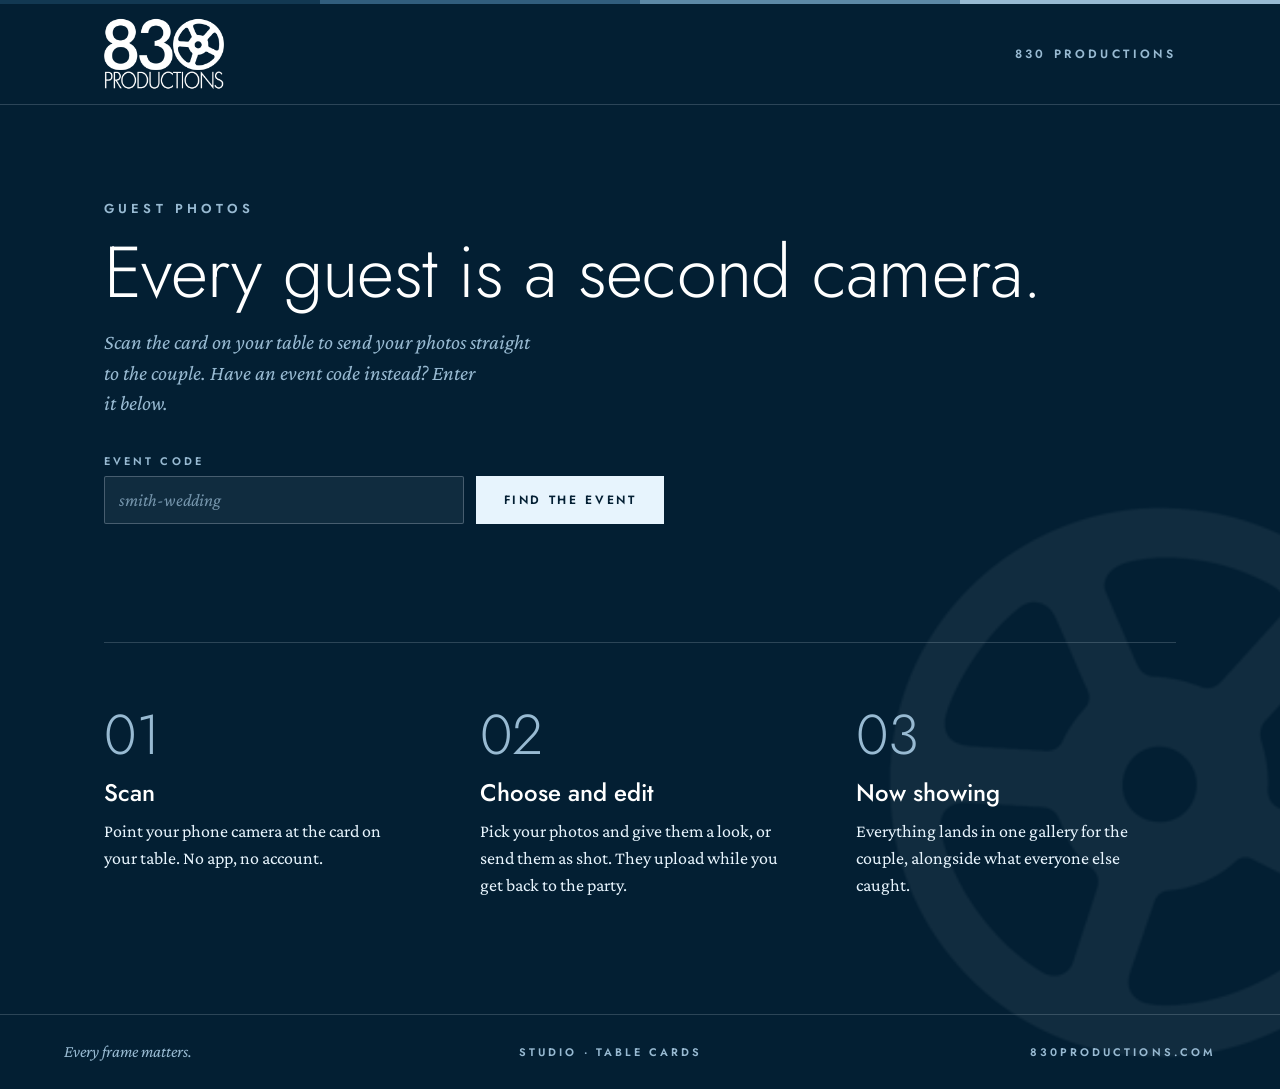
<file: index.html>
<!doctype html>
<html lang="en">
<head>
<meta charset="utf-8">
<meta name="viewport" content="width=device-width, initial-scale=1, viewport-fit=cover">
<meta name="theme-color" content="#031F33">
<title>Guest photos · 830 Productions</title>
<meta name="description" content="Send your photos from the day straight to the couple’s collection.">
<script>
  // A link like …/?event=smith-wedding goes straight to that event’s upload page.
  (function () {
    var e = new URLSearchParams(location.search).get('event');
    if (e) location.replace('upload.html?event=' + encodeURIComponent(e));
  })();
</script>
<link rel="icon" href="assets/reel-white.png">
<link rel="preconnect" href="https://fonts.googleapis.com">
<link rel="preconnect" href="https://fonts.gstatic.com" crossorigin>
<link rel="stylesheet" href="https://fonts.googleapis.com/css2?family=Jost:ital,wght@0,300;0,400;0,500;0,600;1,300;1,400&family=Crimson+Pro:ital,wght@0,400;0,600;1,400&display=swap">
<link rel="stylesheet" href="styles.css">
<style>
  .find { display: grid; grid-template-columns: minmax(0, 360px) auto; gap: 12px; align-items: end; margin-top: 36px; max-width: 560px; }
  .find .note { grid-column: 1 / -1; min-height: 1.4em; }
  @media (max-width: 520px) { .find { grid-template-columns: 1fr; } }

  .steps {
    display: grid; grid-template-columns: repeat(3, 1fr); gap: clamp(28px, 5vw, 56px);
    padding: clamp(36px, 6vw, 64px) 0 0; margin-top: clamp(20px, 4vw, 40px);
    border-top: 1px solid var(--border-on-dark); list-style: none; padding-left: 0;
  }
  .steps .num { font: 300 56px/1 var(--font-display); color: var(--haze); }
  .steps h2 { font: 500 24px/1.2 var(--font-display); color: var(--white); margin: 16px 0 10px; }
  .steps p { margin: 0; font-size: 18px; max-width: 30ch; }
  @media (max-width: 760px) {
    .steps { grid-template-columns: 1fr; }
    .steps li { display: grid; grid-template-columns: 72px 1fr; column-gap: 8px; align-items: start; }
    .steps .num { font-size: 44px; grid-row: span 2; }
    .steps h2 { margin-top: 6px; }
  }
</style>
</head>
<body>
<img class="reel-watermark" src="assets/reel-white.png" alt="">

<header class="site-header">
  <div class="stripe-bar" aria-hidden="true"><span></span><span></span><span></span><span></span></div>
  <div class="bar">
    <a class="brand" href="https://830productions.com"><img src="assets/logo-white.png" alt="830 Productions" width="120" height="72"></a>
    <nav class="site-nav" aria-label="Site"><span>830 Productions</span></nav>
  </div>
</header>

<main class="wrap">
  <section class="hero">
    <p class="eyebrow rise">Guest photos</p>
    <h1 class="title rise d1">Every guest is a second camera.</h1>
    <p class="lede rise d2">Scan the card on your table to send your photos straight to the couple. Have an event code instead? Enter it below.</p>

    <form class="find rise d2" id="find" novalidate>
      <div class="field">
        <label for="code">Event code</label>
        <input id="code" name="event" placeholder="smith-wedding" autocapitalize="off" autocomplete="off" spellcheck="false" enterkeyhint="go">
      </div>
      <button class="btn" id="go" type="submit">Find the event</button>
      <p class="note" id="msg" role="status"></p>
    </form>
  </section>

  <ol class="steps" aria-label="How it works">
    <li>
      <div class="num" aria-hidden="true">01</div>
      <h2>Scan</h2>
      <p>Point your phone camera at the card on your table. No app, no account.</p>
    </li>
    <li>
      <div class="num" aria-hidden="true">02</div>
      <h2>Choose and edit</h2>
      <p>Pick your photos and give them a look, or send them as shot. They upload while you get back to the party.</p>
    </li>
    <li>
      <div class="num" aria-hidden="true">03</div>
      <h2>Now showing</h2>
      <p>Everything lands in one gallery for the couple, alongside what everyone else caught.</p>
    </li>
  </ol>
</main>

<footer class="site-footer">
  <span class="tagline">Every frame matters.</span>
  <span><a href="qr.html">Studio · Table cards</a></span>
  <a href="https://830productions.com">830productions.com</a>
</footer>

<script src="config.js"></script>
<script src="site.js"></script>
<script>
(() => {
  const S = window.Site830;
  const form = document.getElementById('find'), input = document.getElementById('code');
  const msg = document.getElementById('msg'), go = document.getElementById('go');

  form.addEventListener('submit', async e => {
    e.preventDefault();
    const slug = S.slugify(input.value);
    if (!slug) { msg.textContent = 'Type the event name from your card.'; input.focus(); return; }
    go.disabled = true; msg.textContent = 'Looking for it…';
    try {
      const d = await S.api('info', slug);
      if (d.ok) { location.href = S.link('upload.html', slug); return; }
      msg.textContent = 'We couldn’t find that one. Check the spelling on your card.';
    } catch (err) {
      msg.textContent = 'That didn’t load. Check your signal and try again.';
    }
    go.disabled = false;
  });
})();
</script>
</body>
</html>
</file>
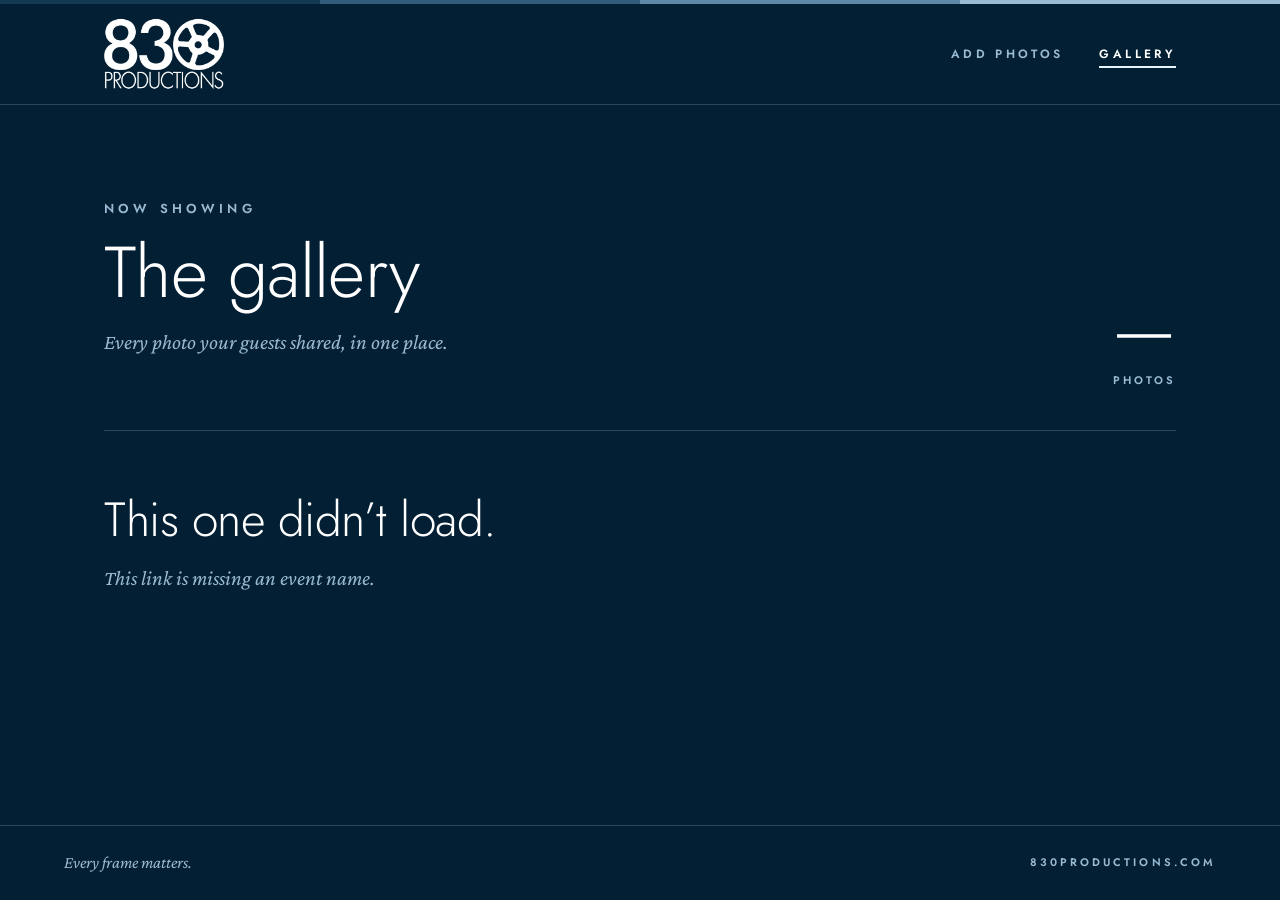
<file: gallery.html>
<!doctype html>
<html lang="en">
<head>
<meta charset="utf-8">
<meta name="viewport" content="width=device-width, initial-scale=1, viewport-fit=cover">
<meta name="theme-color" content="#031F33">
<title>Gallery · 830 Productions</title>
<link rel="icon" href="assets/reel-white.png">
<link rel="preconnect" href="https://fonts.googleapis.com">
<link rel="preconnect" href="https://fonts.gstatic.com" crossorigin>
<link rel="preconnect" href="https://lh3.googleusercontent.com">
<link rel="stylesheet" href="https://fonts.googleapis.com/css2?family=Jost:ital,wght@0,300;0,400;0,500;0,600;1,300;1,400&family=Crimson+Pro:ital,wght@0,400;0,600;1,400&display=swap">
<link rel="stylesheet" href="styles.css">
<style>
  .hero {
    display: flex; justify-content: space-between; align-items: flex-end; gap: 28px 40px; flex-wrap: wrap;
    border-bottom: 1px solid var(--border-on-dark); margin-bottom: 24px;
  }
  .hero .btn-row { margin-top: 28px; }
  .count { font: 300 clamp(48px, 7vw, 72px)/1 var(--font-display); color: var(--white); margin: 0; text-align: right; }
  .count small { display: block; font: 600 11px/1 var(--font-display); letter-spacing: .28em; text-transform: uppercase; color: var(--haze); margin-top: 10px; }
  @media (max-width: 600px) { .count { text-align: left; display: flex; align-items: baseline; gap: 12px; font-size: 40px; } .count small { margin: 0; } }

  .grid { columns: 4 240px; column-gap: 8px; }
  @media (max-width: 520px) { .grid { columns: 2; column-gap: 6px; } }
  .shot {
    display: block; width: 100%; margin: 0 0 8px; padding: 0; border: 0; background: var(--harbor);
    break-inside: avoid; cursor: zoom-in; overflow: hidden; position: relative; min-height: 80px;
  }
  @media (max-width: 520px) { .shot { margin-bottom: 6px; } }
  .shot img { width: 100%; height: auto; opacity: 0; transition: transform var(--dur-slow) var(--ease-cut), opacity var(--dur-slow) var(--ease-cut); }
  .shot img.in { opacity: 1; }
  .shot:hover img { transform: scale(1.03); }
  .shot:focus-visible { outline-offset: -2px; outline-color: var(--ice); }
  .shot .by {
    position: absolute; left: 0; right: 0; bottom: 0; padding: 22px 12px 8px; text-align: left;
    font: italic 15px/1.3 var(--font-text); color: var(--white);
    background: linear-gradient(to top, var(--midnight-90), rgba(3, 31, 51, 0));
    opacity: 0; transition: opacity var(--dur-base) var(--ease-fade);
  }
  .shot:hover .by, .shot:focus-visible .by { opacity: 1; }

  .empty { padding: 40px 0; max-width: 520px; }
  .empty .btn { margin-top: 28px; }

  .lightbox {
    position: fixed; inset: 0; z-index: 50; display: none; grid-template-rows: auto 1fr auto;
    background: var(--midnight); padding: env(safe-area-inset-top, 0px) 0 env(safe-area-inset-bottom, 0px);
  }
  .lightbox.open { display: grid; animation: fade-in var(--dur-base) var(--ease-fade); }
  .lb-bar { display: flex; justify-content: space-between; align-items: center; padding: 12px 16px 12px 20px; gap: 12px; }
  .lb-bar .btn { height: 40px; padding: 0 16px; font-size: 11px; }
  .lb-stage { position: relative; display: grid; place-items: center; min-height: 0; padding: 0 64px; }
  .lb-stage img { max-height: 100%; max-width: 100%; object-fit: contain; min-height: 0; }
  .lb-nav {
    position: absolute; top: 50%; transform: translateY(-50%); width: 48px; height: 64px;
    display: grid; place-items: center; border: 0; background: transparent; color: var(--ice); cursor: pointer;
    transition: background var(--dur-fast) var(--ease-fade);
  }
  .lb-nav svg { width: 28px; height: 28px; stroke-width: 1.5; }
  .lb-nav:hover { background: var(--harbor); }
  .lb-prev { left: 8px; } .lb-next { right: 8px; }
  .lb-foot { padding: 12px 20px 18px; min-height: 54px; text-align: center; }
  @media (max-width: 600px) { .lb-stage { padding: 0; } .lb-nav { background: var(--midnight-70); } .lb-prev { left: 0; } .lb-next { right: 0; } }
</style>
</head>
<body>
<header class="site-header">
  <div class="stripe-bar" aria-hidden="true"><span></span><span></span><span></span><span></span></div>
  <div class="bar">
    <a class="brand" href="https://830productions.com"><img src="assets/logo-white.png" alt="830 Productions" width="120" height="72"></a>
    <nav class="site-nav" aria-label="Event">
      <a id="navUpload" href="./">Add photos</a>
      <a id="navGallery" href="#" aria-current="page">Gallery</a>
    </nav>
  </div>
</header>

<main class="wrap">
  <section class="hero" id="hero">
    <div>
      <p class="eyebrow">Now showing</p>
      <h1 class="title" id="eventTitle">The gallery</h1>
      <p class="title-meta" id="eventMeta" hidden></p>
      <p class="lede">Every photo your guests shared, in one place.</p>
      <div class="btn-row">
        <a class="btn" id="uploadBtn" href="./">Add your photos</a>
        <button class="btn outline" id="refresh" type="button">Refresh</button>
      </div>
    </div>
    <p class="count" id="count" aria-live="polite"><span id="countNum">—</span><small id="countLabel">Photos</small></p>
  </section>

  <section class="grid" id="grid" aria-label="Guest photos"></section>

  <section class="empty" id="empty" hidden>
    <h2 class="title sm" id="emptyTitle">Lights down.</h2>
    <p class="lede" id="emptyText">No photos yet. Be the first to add one.</p>
    <a class="btn" id="emptyBtn" href="./">Add the first photo</a>
  </section>
</main>

<div class="lightbox" id="lb" role="dialog" aria-modal="true" aria-label="Photo viewer">
  <div class="lb-bar">
    <span class="label" id="lbPos"></span>
    <div class="btn-row">
      <a class="btn outline" id="lbOpen" target="_blank" rel="noopener">Full size</a>
      <button class="btn outline" id="lbClose" type="button">Close</button>
    </div>
  </div>
  <div class="lb-stage" id="lbStage">
    <button class="lb-nav lb-prev" id="lbPrev" type="button" aria-label="Previous photo"><svg class="icon" viewBox="0 0 24 24" aria-hidden="true"><path d="m15 18-6-6 6-6"/></svg></button>
    <img id="lbImg" alt="">
    <button class="lb-nav lb-next" id="lbNext" type="button" aria-label="Next photo"><svg class="icon" viewBox="0 0 24 24" aria-hidden="true"><path d="m9 18 6-6-6-6"/></svg></button>
  </div>
  <p class="lb-foot note" id="lbBy"></p>
</div>

<footer class="site-footer">
  <span class="tagline">Every frame matters.</span>
  <a href="https://830productions.com">830productions.com</a>
</footer>

<script src="config.js"></script>
<script src="site.js"></script>
<script>
(() => {
  const S = window.Site830, event = S.event;
  const $ = id => document.getElementById(id);
  const src = (id, w) => `https://lh3.googleusercontent.com/d/${id}=w${w}`;
  const credit = p => p.by && p.by !== 'guest' ? `Shared by ${p.by.replace(/-/g, ' ')}` : '';
  const REFRESH_MS = 60000;
  let photos = [], current = 0, shown = null, lastFocus = null;

  if (event) {
    const up = S.link('upload.html');
    $('navUpload').href = $('uploadBtn').href = $('emptyBtn').href = up;
    $('navGallery').href = S.link('gallery.html');
  }

  const io = 'IntersectionObserver' in window ? new IntersectionObserver(entries => {
    entries.forEach(e => {
      if (!e.isIntersecting) return;
      e.target.src = e.target.dataset.src; io.unobserve(e.target);
    });
  }, { rootMargin: '600px' }) : null;

  function load(quiet) {
    if (!event) return problem('This link is missing an event name.', true);
    if (!quiet) $('refresh').disabled = true;
    S.api('list', event, true)
      .then(d => {
        if (!d.ok) return problem(d.error, true);
        S.showTitle(d.title, $('eventTitle'), $('eventMeta'));
        document.title = `${d.title} · Gallery`;
        show(d.photos);
      })
      .catch(() => { if (!quiet) problem('The gallery didn’t load. Try refreshing in a moment.'); })
      .finally(() => { $('refresh').disabled = false; });
  }

  function problem(text, final) {
    if (photos.length && !final) return; // keep what's on screen if a refresh fails
    photos = []; shown = null; $('grid').innerHTML = '';
    $('countNum').textContent = '—';
    $('emptyTitle').textContent = 'This one didn’t load.';
    $('emptyText').textContent = text;
    $('emptyBtn').hidden = true; $('empty').hidden = false;
    $('uploadBtn').hidden = $('refresh').hidden = !!final && !event;
  }

  function show(list) {
    const key = list.map(p => p.id).join();
    if (key === shown) return; // nothing new: leave the grid alone
    shown = key; photos = list;
    $('countNum').textContent = list.length;
    $('countLabel').textContent = list.length === 1 ? 'Photo' : 'Photos';
    $('emptyTitle').textContent = 'Lights down.';
    $('emptyText').textContent = 'No photos yet. Be the first to add one.';
    $('emptyBtn').hidden = false; $('empty').hidden = list.length > 0;
    $('uploadBtn').hidden = list.length === 0; // the empty state carries the button instead

    const grid = $('grid'); grid.innerHTML = '';
    list.forEach((p, i) => {
      const b = document.createElement('button');
      b.className = 'shot'; b.type = 'button';
      b.setAttribute('aria-label', `Open photo ${i + 1}` + (credit(p) ? `, ${credit(p).toLowerCase()}` : ''));
      const im = document.createElement('img');
      im.alt = ''; im.decoding = 'async'; im.dataset.src = src(p.id, 640);
      im.onload = () => { im.classList.add('in'); b.style.minHeight = '0'; };
      if (io) io.observe(im); else im.src = im.dataset.src;
      b.append(im);
      if (credit(p)) { const s = document.createElement('span'); s.className = 'by'; s.textContent = credit(p); b.append(s); }
      b.addEventListener('click', () => open(i));
      grid.append(b);
    });
  }

  // ---------- Viewer ----------
  const isOpen = () => $('lb').classList.contains('open');
  function open(i) {
    if (!photos.length) return;
    if (!isOpen()) lastFocus = document.activeElement;
    current = (i + photos.length) % photos.length;
    const p = photos[current];
    $('lbImg').src = src(p.id, 2000);
    $('lbOpen').href = `https://drive.google.com/file/d/${p.id}/view`;
    $('lbPos').textContent = `${current + 1} / ${photos.length}`;
    $('lbBy').textContent = credit(p);
    if (!isOpen()) { $('lb').classList.add('open'); document.body.style.overflow = 'hidden'; $('lbClose').focus(); }
    if (photos.length > 1) new Image().src = src(photos[(current + 1) % photos.length].id, 2000); // warm the next one
  }
  function close() {
    $('lb').classList.remove('open'); document.body.style.overflow = '';
    $('lbImg').removeAttribute('src');
    if (lastFocus && lastFocus.focus) lastFocus.focus();
  }

  $('lbClose').onclick = close;
  $('lbPrev').onclick = () => open(current - 1);
  $('lbNext').onclick = () => open(current + 1);
  $('lbStage').addEventListener('click', e => { if (e.target === $('lbStage')) close(); });
  document.addEventListener('keydown', e => {
    if (!isOpen()) return;
    if (e.key === 'Escape') close();
    if (e.key === 'ArrowLeft') open(current - 1);
    if (e.key === 'ArrowRight') open(current + 1);
  });
  // Swipe on phones
  let x0 = null;
  $('lb').addEventListener('touchstart', e => { x0 = e.touches[0].clientX; }, { passive: true });
  $('lb').addEventListener('touchend', e => {
    if (x0 === null) return;
    const dx = e.changedTouches[0].clientX - x0; x0 = null;
    if (Math.abs(dx) > 50) open(current + (dx < 0 ? 1 : -1));
  });

  // New photos appear on their own while the page is open and the viewer is closed.
  $('refresh').onclick = () => load();
  setInterval(() => { if (!document.hidden && !isOpen() && event) load(true); }, REFRESH_MS);
  document.addEventListener('visibilitychange', () => { if (!document.hidden && !isOpen() && event) load(true); });
  load();
})();
</script>
</body>
</html>
</file>
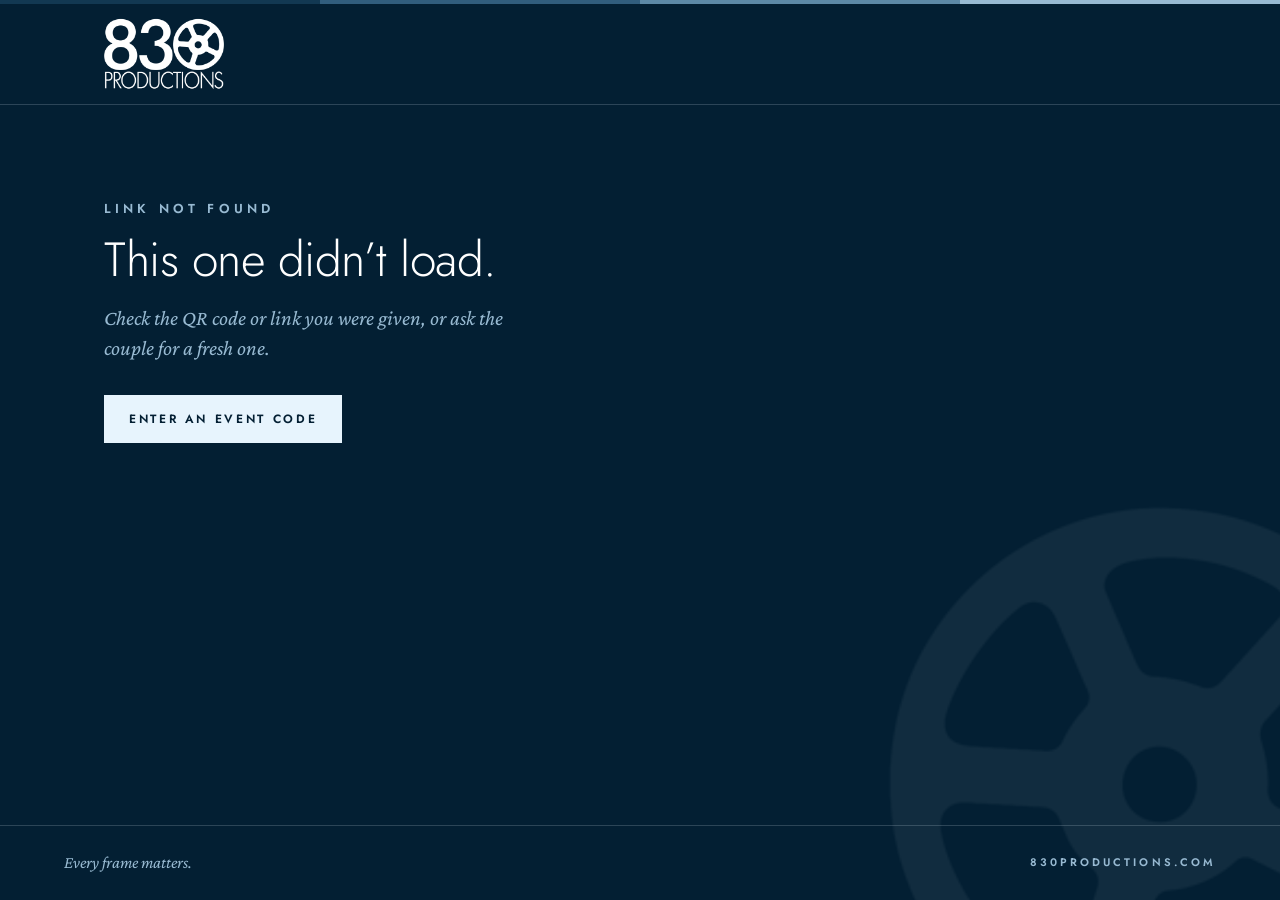
<file: upload.html>
<!doctype html>
<html lang="en">
<head>
<meta charset="utf-8">
<meta name="viewport" content="width=device-width, initial-scale=1, viewport-fit=cover">
<meta name="theme-color" content="#031F33">
<title>Share your photos · 830 Productions</title>
<link rel="icon" href="assets/reel-white.png">
<link rel="preconnect" href="https://fonts.googleapis.com">
<link rel="preconnect" href="https://fonts.gstatic.com" crossorigin>
<link rel="stylesheet" href="https://fonts.googleapis.com/css2?family=Jost:ital,wght@0,300;0,400;0,500;0,600;1,300;1,400&family=Crimson+Pro:ital,wght@0,400;0,600;1,400&display=swap">
<link rel="stylesheet" href="styles.css">
<style>
  .flow { display: grid; gap: 24px; max-width: 640px; }

  /* One step on screen at a time: choose → sending → done */
  .step { display: none; }
  .flow[data-state="choose"] .step.choose,
  .flow[data-state="sending"] .step.sending,
  .flow[data-state="done"] .step.done { display: grid; animation: fade-in var(--dur-base) var(--ease-fade); }
  .flow[data-state="choose"] .tray { display: none; }

  .step.choose { gap: 24px; }
  .pick {
    display: grid; justify-items: center; gap: 16px; text-align: center;
    padding: clamp(32px, 7vw, 48px) 24px; cursor: pointer;
    outline: 1px solid transparent; outline-offset: -1px;
    transition: background var(--dur-fast) var(--ease-fade), outline-color var(--dur-fast);
  }
  .pick svg { width: 36px; height: 36px; color: var(--haze); stroke-width: 1.5; }
  .pick:hover .btn { background: var(--white); border-color: var(--white); }
  .pick.over { background: var(--studio); outline-color: var(--ice); }
  .flow:has(#files:focus-visible) .pick { outline: 2px solid var(--steel); outline-offset: 3px; }
  .pick .note { color: var(--ice); max-width: 34ch; }
  .pick .desk { display: none; }
  @media (hover: hover) and (pointer: fine) { .pick .desk { display: inline; } .pick .touch { display: none; } }

  .step.sending { gap: 18px; }
  .progress { display: flex; align-items: center; gap: 16px; }
  .progress img { width: 40px; height: 40px; flex: none; animation: reel-spin var(--dur-reel) linear infinite; }
  .progress p { margin: 0; }
  .progress .count { font: 500 22px/1.2 var(--font-display); color: var(--white); }
  .meter { height: 4px; background: var(--harbor); overflow: hidden; }
  .meter i { display: block; height: 100%; width: 0; background: var(--haze); transition: width var(--dur-base) var(--ease-cut); }
  .step.sending .btn { justify-self: start; }

  .step.done { gap: 14px; padding: clamp(24px, 5vw, 36px); scroll-margin-top: 120px; }
  .step.done:focus { outline: none; }
  .step.done p { margin: 0; }
  .step.done .btn-row { margin-top: 10px; }

  .tray { display: grid; grid-template-columns: repeat(auto-fill, minmax(92px, 1fr)); gap: 6px; }
  .tile { position: relative; aspect-ratio: 1; background: var(--harbor); overflow: hidden; }
  .tile canvas { width: 100%; height: 100%; object-fit: cover; display: block; opacity: .4; transition: opacity var(--dur-slow) var(--ease-cut); }
  .tile.done canvas { opacity: 1; }
  .tile b {
    position: absolute; left: 0; right: 0; bottom: 0; padding: 5px 6px;
    font: 600 9px/1.4 var(--font-display); letter-spacing: .2em; text-transform: uppercase;
    background: var(--midnight-70); color: var(--ice);
  }
  .tile.done b { display: none; }
  .tile.error b { background: var(--ice); color: var(--midnight); }
  .tile.error canvas { opacity: .2; }

  .missing { padding: clamp(48px, 9vw, 96px) 0 0; max-width: 560px; }
  .missing .btn { margin-top: 32px; }

  /* ---------- Pop-out editor ---------- */
  .editor {
    padding: 0; border: 0; margin: 0; width: 100%; height: 100%; max-width: none; max-height: none;
    background: var(--midnight); color: var(--ice);
  }
  .editor[open] { display: grid; grid-template-rows: auto minmax(0, 1fr) auto; animation: fade-in var(--dur-base) var(--ease-fade); }
  .editor::backdrop { background: rgba(3, 31, 51, .72); }
  @media (min-width: 900px) and (min-height: 620px) {
    .editor { width: min(1120px, 94vw); height: min(800px, 92vh); margin: auto; border: 1px solid var(--border-on-dark); box-shadow: 0 24px 64px rgba(3, 31, 51, .28); }
  }

  .ed-bar {
    display: flex; justify-content: space-between; align-items: center; gap: 12px; margin: 0;
    padding: calc(10px + env(safe-area-inset-top, 0px)) 16px 10px 20px; border-bottom: 1px solid var(--border-on-dark);
  }
  .ed-bar .btn { height: 40px; padding: 0 16px; font-size: 11px; }

  .ed-body { display: grid; grid-template-rows: minmax(0, 1fr) auto; min-height: 0; }
  @media (min-width: 900px) {
    .ed-body { grid-template-rows: none; grid-template-columns: minmax(0, 1fr) 340px; }
    .ed-side { border-left: 1px solid var(--border-on-dark); overflow-y: auto; }
  }

  .ed-stage { position: relative; background: #021626; min-height: 200px; touch-action: none; user-select: none; -webkit-user-select: none; -webkit-touch-callout: none; }
  .ed-stage canvas { position: absolute; inset: 0; margin: auto; max-width: calc(100% - 24px); max-height: calc(100% - 24px); }
  .ed-msg { position: absolute; inset: 0; display: grid; place-items: center; text-align: center; padding: 24px; }
  .ed-hint { position: absolute; left: 0; right: 0; bottom: 8px; text-align: center; font-size: 14px; pointer-events: none; }
  .ed-compare {
    position: absolute; top: 20px; left: 20px; padding: 6px 10px; background: var(--midnight-70);
    font: 600 10px/1 var(--font-display); letter-spacing: .28em; text-transform: uppercase; color: var(--ice);
  }

  .ed-side { display: grid; align-content: start; gap: 14px; padding: 14px 0 8px; min-width: 0; }
  .ed-strip { display: flex; gap: 6px; overflow-x: auto; padding: 2px 20px; scrollbar-width: none; }
  .ed-strip::-webkit-scrollbar, .looks::-webkit-scrollbar { display: none; }
  @media (min-width: 900px) { .ed-strip { flex-wrap: wrap; } }
  .ed-strip button {
    flex: none; width: 52px; height: 52px; padding: 0; border: 0; background: var(--harbor); cursor: pointer;
    outline: 2px solid transparent; outline-offset: -2px; opacity: .55; transition: opacity var(--dur-fast);
  }
  .ed-strip button[aria-current="true"] { outline-color: var(--ice); opacity: 1; }
  .ed-strip canvas, .look canvas { width: 100%; height: 100%; object-fit: cover; display: block; }

  .ed-tabs { display: flex; gap: 28px; padding: 0 20px; border-bottom: 1px solid var(--border-on-dark); }
  .ed-tabs button {
    background: none; border: 0; padding: 10px 0 8px; margin-bottom: -1px; border-bottom: 2px solid transparent; cursor: pointer;
    font: 600 11px/1 var(--font-display); letter-spacing: .28em; text-transform: uppercase; color: var(--haze);
  }
  .ed-tabs button[aria-selected="true"] { color: var(--white); border-bottom-color: var(--ice); }

  .looks { display: flex; gap: 10px; overflow-x: auto; padding: 2px 20px 4px; scrollbar-width: none; }
  @media (min-width: 900px) { .looks { display: grid; grid-template-columns: repeat(3, 1fr); overflow: visible; } .look { width: auto; } }
  .look {
    flex: none; width: 76px; display: grid; gap: 7px; padding: 0; border: 0; background: none; cursor: pointer; text-align: left;
    font: 600 10px/1.2 var(--font-display); letter-spacing: .2em; text-transform: uppercase; color: var(--haze);
  }
  .look .sw { aspect-ratio: 1; background: var(--harbor); outline: 2px solid transparent; outline-offset: -2px; overflow: hidden; }
  .look[aria-pressed="true"] { color: var(--white); }
  .look[aria-pressed="true"] .sw { outline-color: var(--ice); }

  .adjust { display: grid; gap: 14px; padding: 2px 20px; }
  .slider { display: grid; grid-template-columns: 1fr auto; align-items: center; gap: 2px 12px; }
  .slider output { font: 400 15px/1 var(--font-text); color: var(--haze); min-width: 3ch; text-align: right; }
  .range { grid-column: 1 / -1; -webkit-appearance: none; appearance: none; width: 100%; height: 28px; margin: 0; background: transparent; cursor: pointer; }
  .range::-webkit-slider-runnable-track { height: 2px; background: var(--studio); }
  .range::-webkit-slider-thumb { -webkit-appearance: none; width: 18px; height: 18px; margin-top: -8px; background: var(--ice); border: 0; border-radius: 0; }
  .range::-moz-range-track { height: 2px; background: var(--studio); }
  .range::-moz-range-thumb { width: 18px; height: 18px; background: var(--ice); border: 0; border-radius: 0; }

  .ed-tools { display: flex; gap: 8px 22px; flex-wrap: wrap; padding: 0 20px; }
  .text-btn {
    background: none; border: 0; padding: 8px 0; cursor: pointer; color: var(--haze);
    font: 600 11px/1.2 var(--font-display); letter-spacing: .28em; text-transform: uppercase;
  }
  .text-btn:hover { color: var(--white); }

  .editor.no-edit .looks, .editor.no-edit .adjust, .editor.no-edit #edAll { opacity: .3; pointer-events: none; }

  .ed-foot { display: flex; justify-content: flex-end; padding: 12px 20px calc(12px + env(safe-area-inset-bottom, 0px)); border-top: 1px solid var(--border-on-dark); }
  .ed-foot .btn { width: 100%; }
  @media (min-width: 900px) { .ed-foot .btn { width: auto; } }
</style>
</head>
<body>
<img class="reel-watermark" src="assets/reel-white.png" alt="">

<header class="site-header">
  <div class="stripe-bar" aria-hidden="true"><span></span><span></span><span></span><span></span></div>
  <div class="bar">
    <a class="brand" href="https://830productions.com"><img src="assets/logo-white.png" alt="830 Productions" width="120" height="72"></a>
    <nav class="site-nav" aria-label="Event">
      <a id="navUpload" href="#" aria-current="page">Add photos</a>
      <a id="navGallery" href="#" hidden>Gallery</a>
    </nav>
  </div>
</header>

<main class="wrap">
  <section class="hero" id="hero">
    <p class="eyebrow rise">Guest photos</p>
    <h1 class="title rise d1" id="eventTitle">Share your photos</h1>
    <p class="title-meta" id="eventMeta" hidden></p>
    <p class="lede rise d2">Send the couple what you shot today. Give each photo a look if you like, or leave it as shot.</p>
  </section>

  <section class="flow" id="flow" data-state="choose" aria-label="Add your photos">
    <input class="visually-hidden" id="files" type="file" accept="image/*" multiple>

    <div class="step choose">
      <div class="field">
        <label for="who">Your name · optional</label>
        <input id="who" type="text" autocomplete="name" maxlength="40" placeholder="So they know who to thank">
      </div>
      <label class="pick panel-harbor" id="drop" for="files">
        <svg class="icon" viewBox="0 0 24 24" aria-hidden="true"><path d="M14.5 4h-5L7 7H4a2 2 0 0 0-2 2v9a2 2 0 0 0 2 2h16a2 2 0 0 0 2-2V9a2 2 0 0 0-2-2h-3l-2.5-3z"/><circle cx="12" cy="13" r="3"/></svg>
        <span class="btn lg">Add photos</span>
        <span class="note"><span class="touch">Choose from your camera roll. You can add a look before they send.</span><span class="desk">Choose photos or drop them anywhere on this page. You can add a look before they send.</span></span>
      </label>
    </div>

    <div class="step sending">
      <div class="progress" aria-live="polite">
        <img src="assets/reel-white.png" alt="">
        <div>
          <p class="count" id="statusText">Getting ready</p>
          <p class="note">Keep this page open until we’re wrapped.</p>
        </div>
      </div>
      <div class="meter"><i id="bar"></i></div>
      <button class="btn outline" id="moreNow" type="button">Add more</button>
    </div>

    <div class="step done panel-ice" id="after" tabindex="-1" role="status">
      <h2 class="heading" id="afterTitle">Wrapped. Thank you.</h2>
      <p id="afterText">Your photos are in.</p>
      <div class="btn-row stack">
        <button class="btn" id="retry" type="button" hidden>Try again</button>
        <a class="btn" id="afterGallery" href="#" hidden>See everyone’s photos</a>
        <button class="btn" id="more" type="button">Add more</button>
      </div>
    </div>

    <div class="tray" id="tray" aria-label="Your photos"></div>
  </section>

  <section class="missing" id="missing" hidden>
    <p class="eyebrow">Link not found</p>
    <h1 class="title sm">This one didn’t load.</h1>
    <p class="lede" id="missingText">Check the QR code or link you were given, or ask the couple for a fresh one.</p>
    <a class="btn" href="./">Enter an event code</a>
  </section>
</main>

<dialog class="editor" id="editor" aria-labelledby="edTitle">
  <form class="ed-bar" method="dialog">
    <span class="label" id="edTitle">Photo 1 of 1</span>
    <button class="btn outline" value="cancel">Cancel</button>
  </form>

  <div class="ed-body">
    <div class="ed-stage" id="edStage">
      <canvas id="edCanvas" aria-label="Photo preview"></canvas>
      <p class="ed-msg note" id="edMsg" hidden></p>
      <span class="ed-compare" id="edCompare" hidden>As shot</span>
      <p class="ed-hint note" id="edHint">Hold the photo to compare</p>
    </div>

    <div class="ed-side">
      <div class="ed-strip" id="edStrip" aria-label="Your photos"></div>

      <div class="ed-tabs" role="tablist">
        <button type="button" role="tab" id="tabLooksBtn" aria-selected="true" aria-controls="tabLooks">Looks</button>
        <button type="button" role="tab" id="tabAdjustBtn" aria-selected="false" aria-controls="tabAdjust">Adjust</button>
      </div>

      <div id="tabLooks" role="tabpanel" aria-labelledby="tabLooksBtn">
        <div class="looks" id="looks"></div>
      </div>

      <div class="adjust" id="tabAdjust" role="tabpanel" aria-labelledby="tabAdjustBtn" hidden>
        <div class="slider"><label class="label" for="adjLight">Light</label><output id="outLight">0</output><input class="range" id="adjLight" type="range" min="-100" max="100" value="0" data-key="light" data-out="outLight"></div>
        <div class="slider"><label class="label" for="adjContrast">Contrast</label><output id="outContrast">0</output><input class="range" id="adjContrast" type="range" min="-100" max="100" value="0" data-key="contrast" data-out="outContrast"></div>
        <div class="slider"><label class="label" for="adjWarmth">Warmth</label><output id="outWarmth">0</output><input class="range" id="adjWarmth" type="range" min="-100" max="100" value="0" data-key="warmth" data-out="outWarmth"></div>
      </div>

      <div class="ed-tools">
        <button class="text-btn" id="edRotate" type="button">Rotate</button>
        <button class="text-btn" id="edReset" type="button">Reset</button>
        <button class="text-btn" id="edAll" type="button">Use on all</button>
        <button class="text-btn" id="edRemove" type="button">Remove</button>
      </div>
    </div>
  </div>

  <div class="ed-foot">
    <button class="btn lg" id="edSend" type="button">Send photos</button>
  </div>
</dialog>

<footer class="site-footer">
  <span class="tagline">Every frame matters.</span>
  <a href="https://830productions.com">830productions.com</a>
</footer>

<script src="config.js"></script>
<script src="site.js"></script>
<script>
(() => {
  const S = window.Site830, C = S.config, event = S.event;
  const $ = id => document.getElementById(id);
  const flow = $('flow'), who = $('who'), input = $('files'), drop = $('drop');
  try { who.value = localStorage.getItem('830-uploader') || ''; } catch (e) {}

  function missing(msg) {
    $('hero').hidden = true; flow.hidden = true; $('missing').hidden = false;
    $('navUpload').hidden = true;
    if (msg) $('missingText').textContent = msg + ' Check the QR code or link you were given.';
  }
  if (!event) { missing(); return; }

  let hasGallery = false;
  $('navUpload').href = S.link('upload.html');
  S.api('info')
    .then(d => {
      if (!d.ok) return missing(d.error);
      S.showTitle(d.title, $('eventTitle'), $('eventMeta'));
      document.title = `${d.title} · Share your photos`;
      if (d.gallery) {
        hasGallery = true;
        $('navGallery').href = $('afterGallery').href = S.link('gallery.html');
        $('navGallery').hidden = false;
      }
    })
    .catch(() => {}); // keep the page usable even if the title lookup is slow

  // ================= Looks and grading =================
  // Each look is a small grade: b brightness, c contrast, s saturation, w warmth, f fade (lifted blacks), v vignette.
  const LOOKS = [
    { key: 'none',   name: 'As shot', b: 0,    c: 0,    s: 0,    w: 0,   f: 0,   v: 0 },
    { key: 'golden', name: 'Golden',  b: .04,  c: .06,  s: .1,   w: .55, f: 0,   v: .15 },
    { key: 'harbor', name: 'Harbor',  b: 0,    c: .1,   s: -.15, w: -.5, f: .08, v: .2 },
    { key: 'film',   name: 'Film',    b: .03,  c: -.12, s: -.2,  w: .2,  f: .35, v: .15 },
    { key: 'vivid',  name: 'Vivid',   b: .02,  c: .15,  s: .4,   w: 0,   f: 0,   v: 0 },
    { key: 'mono',   name: 'Mono',    b: 0,    c: .08,  s: -1,   w: 0,   f: 0,   v: 0 },
    { key: 'noir',   name: 'Noir',    b: -.04, c: .35,  s: -1,   w: 0,   f: 0,   v: .45 },
  ];
  const LOOK = Object.fromEntries(LOOKS.map(l => [l.key, l]));
  const blankEdit = () => ({ look: 'none', light: 0, contrast: 0, warmth: 0, rot: 0 });

  function gradeFor(edit) {
    const L = LOOK[edit.look] || LOOK.none;
    const g = { b: L.b + edit.light * .25, c: L.c + edit.contrast * .3, s: L.s, w: L.w + edit.warmth * .6, f: L.f, v: L.v };
    return Object.values(g).some(Boolean) ? g : null;
  }

  function grade(img, g) {
    const d = img.data, W = img.width, H = img.height;
    const con = 1 + g.c, bri = 1 + g.b, lift = g.f * 70, sat = 1 + g.s;
    const kr = 1 + g.w * .12, kg = 1 + g.w * .03, kb = 1 - g.w * .12;
    const lut = new Float32Array(256);
    for (let i = 0; i < 256; i++) { const y = ((i - 128) * con + 128) * bri; lut[i] = lift + y * (1 - lift / 255); }
    const vig = g.v > 0;
    let dx2, dy2;
    if (vig) {
      dx2 = new Float32Array(W); dy2 = new Float32Array(H);
      for (let x = 0; x < W; x++) { const t = (x - (W - 1) / 2) / (W / 2); dx2[x] = t * t; }
      for (let y = 0; y < H; y++) { const t = (y - (H - 1) / 2) / (H / 2); dy2[y] = t * t; }
    }
    const clampIdx = v => v < 0 ? 0 : v > 255 ? 255 : v | 0;
    for (let y = 0, i = 0; y < H; y++) {
      const ry = vig ? dy2[y] : 0;
      for (let x = 0; x < W; x++, i += 4) {
        let r = d[i], gr = d[i + 1], b = d[i + 2];
        if (sat !== 1) {
          const L = .2126 * r + .7152 * gr + .0722 * b;
          r = L + (r - L) * sat; gr = L + (gr - L) * sat; b = L + (b - L) * sat;
        }
        r = lut[clampIdx(r * kr)]; gr = lut[clampIdx(gr * kg)]; b = lut[clampIdx(b * kb)];
        if (vig) { const q = (dx2[x] + ry) * .5, m = 1 - g.v * q * q; r *= m; gr *= m; b *= m; }
        d[i] = r; d[i + 1] = gr; d[i + 2] = b;
      }
    }
  }

  // Draw src into target (rotated, scaled to maxEdge), then apply the grade. Used for previews AND the uploaded file.
  function paint(target, src, edit, maxEdge) {
    const sw = src.naturalWidth || src.width, sh = src.naturalHeight || src.height;
    const k = Math.min(1, maxEdge / Math.max(sw, sh));
    const w = Math.max(1, Math.round(sw * k)), h = Math.max(1, Math.round(sh * k));
    const turn = edit.rot % 180 !== 0;
    target.width = turn ? h : w; target.height = turn ? w : h;
    const x = target.getContext('2d', { willReadFrequently: true });
    x.save();
    x.translate(target.width / 2, target.height / 2);
    x.rotate(edit.rot * Math.PI / 180);
    x.drawImage(src, -w / 2, -h / 2, w, h);
    x.restore();
    const g = gradeFor(edit);
    if (g) {
      const data = x.getImageData(0, 0, target.width, target.height);
      grade(data, g);
      x.putImageData(data, 0, 0);
    }
    return target;
  }

  function loadImage(file) {
    return new Promise(res => {
      const url = URL.createObjectURL(file), img = new Image();
      img.onload = () => { URL.revokeObjectURL(url); res(img); };
      img.onerror = () => { URL.revokeObjectURL(url); res(null); };
      img.src = url;
    });
  }

  // ================= Pop-out editor =================
  const editor = $('editor'), edCanvas = $('edCanvas'), edStrip = $('edStrip');
  const PREVIEW_EDGE = 1200, SMALL_EDGE = 200;
  let batch = [], cur = 0, mid = null, selToken = 0, sendingBatch = false, comparing = false;

  // Look swatches, built once
  const lookBtns = LOOKS.map(l => {
    const b = document.createElement('button');
    b.type = 'button'; b.className = 'look'; b.dataset.look = l.key;
    b.innerHTML = '<span class="sw"><canvas></canvas></span>';
    b.append(l.name);
    b.addEventListener('click', () => { edit().look = l.key; changed(); });
    $('looks').append(b);
    return b;
  });

  const edit = () => batch[cur].edit;

  function openEditor(fileList) {
    const files = [...fileList].filter(f => f.type.startsWith('image/') || /\.(heic|heif)$/i.test(f.name));
    if (!files.length) return;
    batch = files.map(file => {
      const btn = document.createElement('button');
      btn.type = 'button'; btn.append(document.createElement('canvas'));
      const p = { file, edit: blankEdit(), small: null, ok: null, btn };
      btn.addEventListener('click', () => select(batch.indexOf(p)));
      return p;
    });
    edStrip.replaceChildren(...batch.map(p => p.btn));
    sendingBatch = false;
    showTab('looks');
    editor.showModal();
    document.documentElement.style.overflow = 'hidden';
    select(0);
    makeSmalls(batch);
  }

  // Small copies for the strip and the look swatches, made one at a time so phones don't run out of memory.
  async function makeSmalls(forBatch) {
    for (const p of forBatch) {
      if (batch !== forBatch) return; // editor closed or reopened
      if (p.small || p.ok === false) continue;
      const img = await loadImage(p.file);
      if (!img) { p.ok = false; continue; }
      p.ok = true; p.small = paint(document.createElement('canvas'), img, blankEdit(), SMALL_EDGE);
      drawThumb(p);
      if (p === batch[cur]) drawLooks();
    }
  }

  function drawThumb(p) { if (p.small) paint(p.btn.firstChild, p.small, p.edit, 120); }

  function drawLooks() {
    const p = batch[cur], src = p.small || mid;
    lookBtns.forEach(b => {
      b.setAttribute('aria-pressed', String(b.dataset.look === p.edit.look));
      if (src) paint(b.querySelector('canvas'), src, { ...blankEdit(), look: b.dataset.look, rot: p.edit.rot }, 120);
    });
  }

  async function select(i) {
    cur = Math.max(0, Math.min(i, batch.length - 1));
    const p = batch[cur], token = ++selToken;
    updateChrome();
    syncSliders();
    mid = null;
    edCanvas.hidden = true;
    msg('Loading…');
    const img = await loadImage(p.file);
    if (token !== selToken) return;
    if (!img) {
      p.ok = false;
      editor.classList.add('no-edit');
      msg('This photo can’t be previewed on this device. It will send as shot.');
      return;
    }
    p.ok = true;
    editor.classList.remove('no-edit');
    mid = paint(document.createElement('canvas'), img, blankEdit(), PREVIEW_EDGE);
    if (!p.small) { p.small = paint(document.createElement('canvas'), mid, blankEdit(), SMALL_EDGE); drawThumb(p); }
    msg('');
    edCanvas.hidden = false;
    drawPreview(); drawLooks();
  }

  function msg(text) { $('edMsg').textContent = text; $('edMsg').hidden = !text; $('edHint').hidden = !!text; }

  let raf = 0;
  function drawPreview() {
    if (raf) return;
    raf = requestAnimationFrame(() => {
      raf = 0;
      if (!mid) return;
      const e = comparing ? { ...blankEdit(), rot: edit().rot } : edit();
      paint(edCanvas, mid, e, PREVIEW_EDGE);
    });
  }

  function changed() {
    drawPreview(); drawThumb(batch[cur]);
    lookBtns.forEach(b => b.setAttribute('aria-pressed', String(b.dataset.look === edit().look)));
  }

  function updateChrome() {
    const n = batch.length;
    $('edTitle').textContent = n > 1 ? `Photo ${cur + 1} of ${n}` : 'Your photo';
    $('edSend').textContent = n === 1 ? 'Send photo' : `Send ${n} photos`;
    edStrip.hidden = n < 2;
    $('edAll').hidden = n < 2;
    batch.forEach((p, i) => {
      p.btn.setAttribute('aria-current', String(i === cur));
      p.btn.setAttribute('aria-label', `Photo ${i + 1}`);
    });
    batch[cur].btn.scrollIntoView({ block: 'nearest', inline: 'nearest' });
  }

  // Adjust sliders
  const sliders = [...document.querySelectorAll('.range')];
  function syncSliders() {
    sliders.forEach(r => { const v = Math.round(edit()[r.dataset.key] * 100); r.value = v; $(r.dataset.out).textContent = v > 0 ? '+' + v : v; });
  }
  sliders.forEach(r => r.addEventListener('input', () => {
    const v = +r.value;
    edit()[r.dataset.key] = v / 100;
    $(r.dataset.out).textContent = v > 0 ? '+' + v : v;
    changed();
  }));
  sliders.forEach(r => r.addEventListener('dblclick', () => { r.value = 0; r.dispatchEvent(new Event('input')); }));

  function showTab(name) {
    const looks = name === 'looks';
    $('tabLooksBtn').setAttribute('aria-selected', String(looks));
    $('tabAdjustBtn').setAttribute('aria-selected', String(!looks));
    $('tabLooks').hidden = !looks; $('tabAdjust').hidden = looks;
  }
  $('tabLooksBtn').onclick = () => showTab('looks');
  $('tabAdjustBtn').onclick = () => showTab('adjust');

  $('edRotate').onclick = () => { edit().rot = (edit().rot + 90) % 360; changed(); drawLooks(); };
  $('edReset').onclick = () => { batch[cur].edit = blankEdit(); syncSliders(); changed(); drawLooks(); };
  $('edAll').onclick = () => {
    const { look, light, contrast, warmth } = edit();
    batch.forEach(p => { Object.assign(p.edit, { look, light, contrast, warmth }); drawThumb(p); });
    const b = $('edAll'); b.textContent = `On all ${batch.length}`;
    setTimeout(() => { b.textContent = 'Use on all'; }, 1600);
  };
  $('edRemove').onclick = () => {
    batch.splice(cur, 1)[0].btn.remove();
    if (!batch.length) { editor.close(); return; }
    select(cur);
  };

  // Hold the photo to see it as shot
  const stage = $('edStage');
  const compare = on => { if (comparing === on || !mid) return; comparing = on; $('edCompare').hidden = !on; drawPreview(); };
  stage.addEventListener('pointerdown', e => { if (e.button === 0) compare(true); });
  ['pointerup', 'pointercancel', 'pointerleave'].forEach(t => stage.addEventListener(t, () => compare(false)));
  stage.addEventListener('contextmenu', e => e.preventDefault());

  // Swipe between photos on the preview
  let sx = null;
  stage.addEventListener('touchstart', e => { sx = e.touches[0].clientX; }, { passive: true });
  stage.addEventListener('touchend', e => {
    if (sx === null) return;
    const dx = e.changedTouches[0].clientX - sx; sx = null;
    if (Math.abs(dx) > 60 && batch.length > 1) { compare(false); select(cur + (dx < 0 ? 1 : -1)); }
  });

  $('edSend').onclick = () => {
    sendingBatch = true;
    const toSend = batch;
    editor.close();
    start(toSend);
  };

  editor.addEventListener('close', () => {
    document.documentElement.style.overflow = '';
    selToken++; comparing = false; $('edCompare').hidden = true;
    batch = []; mid = null; edStrip.replaceChildren();
    if (!sendingBatch && !jobs.length) flow.dataset.state = 'choose';
  });

  // ================= Picking =================
  input.addEventListener('change', e => { openEditor(e.target.files); e.target.value = ''; });
  $('more').addEventListener('click', () => input.click());
  $('moreNow').addEventListener('click', () => input.click());
  $('retry').addEventListener('click', retry);

  // Drag and drop anywhere on the page (desktop)
  const dragging = e => e.dataTransfer && [...e.dataTransfer.types].includes('Files');
  ['dragenter', 'dragover'].forEach(t => addEventListener(t, e => { if (dragging(e) && !editor.open) { e.preventDefault(); drop.classList.add('over'); } }));
  ['dragleave', 'drop'].forEach(t => addEventListener(t, () => drop.classList.remove('over')));
  addEventListener('drop', e => { if (dragging(e) && !editor.open) { e.preventDefault(); openEditor(e.dataTransfer.files); } });

  // ================= Queue =================
  const jobs = [];
  let active = 0, wakeLock = null;
  const count = state => jobs.filter(j => j.state === state).length;
  const busy = () => active > 0 || count('waiting') > 0;

  addEventListener('beforeunload', e => { if (busy()) { e.preventDefault(); e.returnValue = ''; } });

  function start(items) {
    try { localStorage.setItem('830-uploader', who.value.trim()); } catch (e) {}
    items.forEach(p => {
      const job = { file: p.file, edit: p.ok === false ? blankEdit() : p.edit, state: 'waiting', tile: addTile() };
      if (p.small) { paint(job.tile.firstChild, p.small, job.edit, 240); job.thumbed = true; }
      jobs.push(job); paintTile(job);
    });
    run();
  }

  function retry() {
    jobs.forEach(j => { if (j.state === 'error') { j.state = 'waiting'; paintTile(j); } });
    run();
  }

  function run() {
    flow.dataset.state = 'sending';
    if (!wakeLock && navigator.wakeLock) navigator.wakeLock.request('screen').then(l => { wakeLock = l; }).catch(() => {});
    update(); pump();
  }

  function pump() {
    const limit = C.PARALLEL || 3;
    while (active < limit) {
      const job = jobs.find(j => j.state === 'waiting');
      if (!job) break;
      active++; job.state = 'sending'; paintTile(job);
      send(job).then(ok => {
        job.state = ok ? 'done' : 'error'; paintTile(job);
        active--; update(); pump();
      });
    }
    if (!busy() && jobs.length) finish();
  }

  async function send(job) {
    try {
      const payload = await prepare(job);
      let lastErr;
      for (let attempt = 0; attempt < 3; attempt++) {
        try {
          const r = await fetch(C.SCRIPT_URL, {
            method: 'POST',
            headers: { 'Content-Type': 'text/plain;charset=utf-8' }, // avoids a CORS preflight
            body: JSON.stringify({ event, uploader: who.value.trim(), ...payload })
          });
          const d = await r.json();
          if (d.ok) return true;
          lastErr = new Error(d.error || 'Upload failed');
          break; // the server said no; sending the same file again won't change that
        } catch (e) {
          lastErr = e;
          await new Promise(res => setTimeout(res, 1200 * (attempt + 1)));
        }
      }
      throw lastErr;
    } catch (e) {
      console.warn(job.file.name, e);
      return false;
    }
  }

  // Resize, apply the guest's edit, and re-encode in the browser so phone photos send fast.
  async function prepare(job) {
    const file = job.file;
    const img = await loadImage(file);
    if (img) {
      if (!job.thumbed) { job.thumbed = true; paint(job.tile.firstChild, img, job.edit, 240); }
      const full = paint(document.createElement('canvas'), img, job.edit, C.MAX_EDGE);
      const blob = await new Promise(res => full.toBlob(res, 'image/jpeg', C.JPEG_QUALITY));
      full.width = full.height = 0; // hand the memory back straight away
      if (blob) return { data: await toBase64(blob), mimeType: 'image/jpeg', name: file.name.replace(/\.[^.]+$/, '') + '.jpg' };
    }
    // Browser can't decode it (e.g. HEIC on some Android/desktop browsers): send the original.
    const type = file.type || (/\.heif$/i.test(file.name) ? 'image/heif' : 'image/heic');
    return { data: await toBase64(file), mimeType: type, name: file.name };
  }

  const toBase64 = blob => new Promise((res, rej) => {
    const r = new FileReader();
    r.onload = () => res(String(r.result).split(',')[1]); r.onerror = rej;
    r.readAsDataURL(blob);
  });

  // ================= Display =================
  function addTile() {
    const tile = document.createElement('div');
    tile.className = 'tile';
    tile.append(document.createElement('canvas'), document.createElement('b'));
    $('tray').append(tile);
    return tile;
  }

  const LABELS = { waiting: 'Waiting', sending: 'Sending', done: 'Sent', error: 'Not sent' };
  function paintTile(job) {
    job.tile.className = 'tile ' + job.state;
    job.tile.querySelector('b').textContent = LABELS[job.state];
  }

  function update() {
    const total = jobs.length, settled = count('done') + count('error');
    $('bar').style.width = (total ? Math.round(settled / total * 100) : 0) + '%';
    $('statusText').textContent = `Sending ${Math.min(settled + 1, total)} of ${total}`;
  }

  function finish() {
    const sent = count('done'), failed = count('error');
    const photos = n => `${n} ${n === 1 ? 'photo' : 'photos'}`;
    if (!failed) {
      $('afterTitle').textContent = 'Wrapped. Thank you.';
      $('afterText').textContent = `${photos(sent)} ${sent === 1 ? 'is' : 'are'} in the couple’s collection.`;
    } else if (sent) {
      $('afterTitle').textContent = 'Nearly wrapped.';
      $('afterText').textContent = `${photos(sent)} ${sent === 1 ? 'is' : 'are'} in. ${failed} didn’t go through — try ${failed === 1 ? 'it' : 'those'} again.`;
    } else {
      $('afterTitle').textContent = 'That didn’t go through.';
      $('afterText').textContent = 'Check your signal, then try again. Your photos are still here.';
    }
    // One primary action: fix what failed, else see the gallery, else add more.
    const showGallery = hasGallery && sent > 0;
    $('retry').hidden = !failed;
    $('afterGallery').hidden = !showGallery;
    $('afterGallery').classList.toggle('outline', failed > 0);
    $('more').classList.toggle('outline', failed > 0 || showGallery);

    if (wakeLock) { wakeLock.release().catch(() => {}); wakeLock = null; }
    flow.dataset.state = 'done';
    $('after').focus({ preventScroll: true });
    $('after').scrollIntoView({ block: 'nearest', behavior: 'smooth' });
  }
})();
</script>
</body>
</html>
</file>
<file: styles.css>
/* 830 Productions — guest uploads.
   Tokens and component rules follow the 830 Productions Design System:
   six blues, square corners, flat surfaces, Futura for display, Minion for text. */

:root {
  color-scheme: dark;

  /* Palette */
  --midnight: #031F33; --harbor: #123852; --studio: #315D7D;
  --steel: #5D89A7; --haze: #98BAD2; --ice: #E7F4FD; --white: #FFFFFF;
  --midnight-70: rgba(3, 31, 51, .70);
  --midnight-90: rgba(3, 31, 51, .90);
  --ice-06: rgba(231, 244, 253, .06);
  --border-on-dark: rgba(231, 244, 253, .18);
  --border-field: rgba(231, 244, 253, .25);
  --border-subtle: rgba(3, 31, 51, .12);

  /* Type */
  --font-display: "Futura PT", Futura, Jost, "Century Gothic", Arial, sans-serif;
  --font-text: "Minion Pro", "Crimson Pro", Minion, Georgia, serif;
  --tracking-label: .32em;
  --tracking-button: .22em;

  /* Space */
  --gutter: clamp(20px, 5vw, 64px);
  --content-max: 1200px;

  /* Motion: calm, cinematic. Fades and cuts, no bounce. */
  --ease-cut: cubic-bezier(.2, 0, 0, 1);
  --ease-fade: cubic-bezier(.4, 0, .2, 1);
  --dur-fast: 140ms; --dur-base: 240ms; --dur-slow: 600ms; --dur-reel: 8s;
}

*, *::before, *::after { box-sizing: border-box; }
html { background: var(--midnight); -webkit-text-size-adjust: 100%; }
body {
  margin: 0; min-height: 100vh; min-height: 100dvh; display: flex; flex-direction: column;
  background: var(--midnight); color: var(--ice);
  font: 400 19px/1.5 var(--font-text);
  -webkit-font-smoothing: antialiased;
}
main { flex: 1; }
img { max-width: 100%; display: block; }
a { color: var(--haze); text-underline-offset: 3px; text-decoration-thickness: 1px; }
a:hover { color: var(--white); }
[hidden] { display: none !important; }
.visually-hidden {
  position: absolute; width: 1px; height: 1px; margin: -1px; padding: 0;
  overflow: hidden; clip-path: inset(50%); white-space: nowrap; border: 0;
}
:focus-visible { outline: 2px solid var(--steel); outline-offset: 3px; }

.wrap { width: 100%; max-width: var(--content-max); margin: 0 auto; padding: 0 var(--gutter); }

/* ---------- Header: Midnight bar with the four-step stripe bar on its top edge ---------- */
.stripe-bar { display: grid; grid-template-columns: repeat(4, 1fr); height: 4px; }
.stripe-bar span:nth-child(1) { background: var(--harbor); }
.stripe-bar span:nth-child(2) { background: var(--studio); }
.stripe-bar span:nth-child(3) { background: var(--steel); }
.stripe-bar span:nth-child(4) { background: var(--haze); }

.site-header { background: var(--midnight); border-bottom: 1px solid var(--border-on-dark); z-index: 20; position: relative; }
.site-header .bar {
  max-width: var(--content-max); margin: 0 auto; padding: 14px var(--gutter);
  display: flex; align-items: center; justify-content: space-between; gap: 20px;
}
.site-header .brand img { width: 120px; height: auto; } /* 120px is the minimum lockup size */
.site-nav { display: flex; align-items: center; gap: clamp(18px, 4vw, 36px); }
.site-nav a, .site-nav span {
  font: 600 12px/1 var(--font-display); letter-spacing: .28em; text-transform: uppercase;
  text-decoration: none; color: var(--haze); padding: 8px 0 6px; border-bottom: 2px solid transparent;
  transition: color var(--dur-fast) var(--ease-fade);
}
.site-nav a:hover { color: var(--white); }
.site-nav a[aria-current="page"] { color: var(--white); border-bottom-color: var(--ice); }
@media (min-width: 760px) { .site-header { position: sticky; top: 0; } }
@media (max-width: 420px) { .site-nav a, .site-nav span { font-size: 11px; letter-spacing: .2em; } }

/* ---------- Type roles ---------- */
.eyebrow {
  font: 600 13px/1.2 var(--font-display); letter-spacing: var(--tracking-label);
  text-transform: uppercase; color: var(--haze); margin: 0 0 18px;
}
.title {
  font: 300 clamp(40px, 9vw, 72px)/1.04 var(--font-display); letter-spacing: -.01em;
  margin: 0; color: var(--white); text-wrap: balance;
}
.title.sm { font-size: clamp(34px, 6vw, 48px); }
.heading { font: 500 clamp(24px, 4vw, 32px)/1.15 var(--font-display); margin: 0; color: var(--white); }
.title-meta {
  font: 600 13px/1.2 var(--font-display); letter-spacing: var(--tracking-label);
  text-transform: uppercase; color: var(--haze); margin: 18px 0 0;
}
.lede {
  font: italic 400 clamp(19px, 2.4vw, 21px)/1.45 var(--font-text);
  color: var(--haze); margin: 18px 0 0; max-width: 36ch; text-wrap: pretty;
}
.note { font: italic 400 16px/1.4 var(--font-text); color: var(--haze); margin: 0; }

.hero { padding: clamp(36px, 8vw, 96px) 0 clamp(28px, 4vw, 44px); }
.rise { animation: rise-in var(--dur-slow) var(--ease-cut) both; }
.rise.d1 { animation-delay: 80ms; } .rise.d2 { animation-delay: 160ms; }
@keyframes rise-in { from { opacity: 0; transform: translateY(12px); } to { opacity: 1; transform: none; } }
@keyframes fade-in { from { opacity: 0; } to { opacity: 1; } }
@keyframes reel-spin { to { transform: rotate(360deg); } }

/* ---------- Buttons: square, tracked Futura Demi caps, 1px nudge on press ---------- */
.btn {
  display: inline-flex; align-items: center; justify-content: center; gap: 10px;
  height: 48px; padding: 0 24px; border: 1px solid var(--ice); border-radius: 0;
  font: 600 12px/1 var(--font-display); letter-spacing: var(--tracking-button);
  text-transform: uppercase; white-space: nowrap; text-decoration: none; cursor: pointer;
  background: var(--ice); color: var(--midnight);
  transition: background var(--dur-fast) var(--ease-fade), color var(--dur-fast), border-color var(--dur-fast);
}
.btn:hover { background: var(--white); border-color: var(--white); color: var(--midnight); }
.btn:active { transform: translateY(1px); }
.btn.lg { height: 60px; padding: 0 32px; font-size: 13px; }
.btn.outline { background: transparent; color: var(--white); border-color: rgba(231, 244, 253, .5); }
.btn.outline:hover { background: var(--ice); color: var(--midnight); border-color: var(--ice); }
.btn[disabled] { opacity: .4; cursor: not-allowed; }
.btn svg { width: 16px; height: 16px; flex: none; }
.btn-row { display: flex; gap: 12px; flex-wrap: wrap; }
@media (max-width: 520px) { .btn-row.stack > .btn { flex: 1 1 100%; } }

svg.icon { fill: none; stroke: currentColor; stroke-width: 2; stroke-linecap: round; stroke-linejoin: round; }

/* ---------- Fields ---------- */
.field { display: flex; flex-direction: column; gap: 8px; }
.field label, .label {
  font: 600 11px/1.2 var(--font-display); letter-spacing: .28em; text-transform: uppercase; color: var(--haze);
}
.field input {
  width: 100%; height: 48px; padding: 0 14px; border-radius: 2px;
  border: 1px solid var(--border-field); background: var(--ice-06); color: var(--white);
  font: 400 18px/1.3 var(--font-text);
  transition: border-color var(--dur-fast);
}
.field input::placeholder { color: var(--haze); opacity: .75; font-style: italic; }
.field input:focus { border-color: var(--haze); outline: 2px solid rgba(152, 186, 210, .35); outline-offset: 0; }

/* ---------- Panels: flat, no shadow, no border ---------- */
.panel-harbor { background: var(--harbor); color: var(--white); }
.panel-ice { background: var(--ice); color: var(--midnight); }
.panel-ice .heading { color: var(--midnight); }
.panel-ice .btn { background: var(--midnight); color: var(--white); border-color: var(--midnight); }
.panel-ice .btn:hover { background: var(--harbor); border-color: var(--harbor); color: var(--white); }
.panel-ice .btn.outline { background: transparent; color: var(--midnight); border-color: var(--midnight); }
.panel-ice .btn.outline:hover { background: var(--midnight); color: var(--white); }
.panel-ice :focus-visible { outline-color: var(--studio); }

/* ---------- Reel watermark: oversized, cropped off the edge, one step lighter than the ground ---------- */
.reel-watermark {
  position: fixed; right: -18vmin; bottom: -18vmin; width: 62vmin; opacity: .06;
  pointer-events: none; z-index: 0;
}
main, .site-footer { position: relative; z-index: 1; }

/* ---------- Footer ---------- */
.site-footer {
  border-top: 1px solid var(--border-on-dark); margin-top: clamp(56px, 9vw, 96px);
  padding: 26px var(--gutter);
  display: flex; justify-content: space-between; align-items: center; gap: 12px 24px; flex-wrap: wrap;
  font: 600 11px/1.4 var(--font-display); letter-spacing: .28em; text-transform: uppercase; color: var(--steel);
}
.site-footer a { color: var(--haze); text-decoration: none; }
.site-footer a:hover { color: var(--white); }
.site-footer .tagline {
  font: italic 400 17px/1.3 var(--font-text); letter-spacing: 0; text-transform: none; color: var(--haze);
}

@media (prefers-reduced-motion: reduce) {
  *, *::before, *::after { animation: none !important; transition: none !important; }
}
</file>
